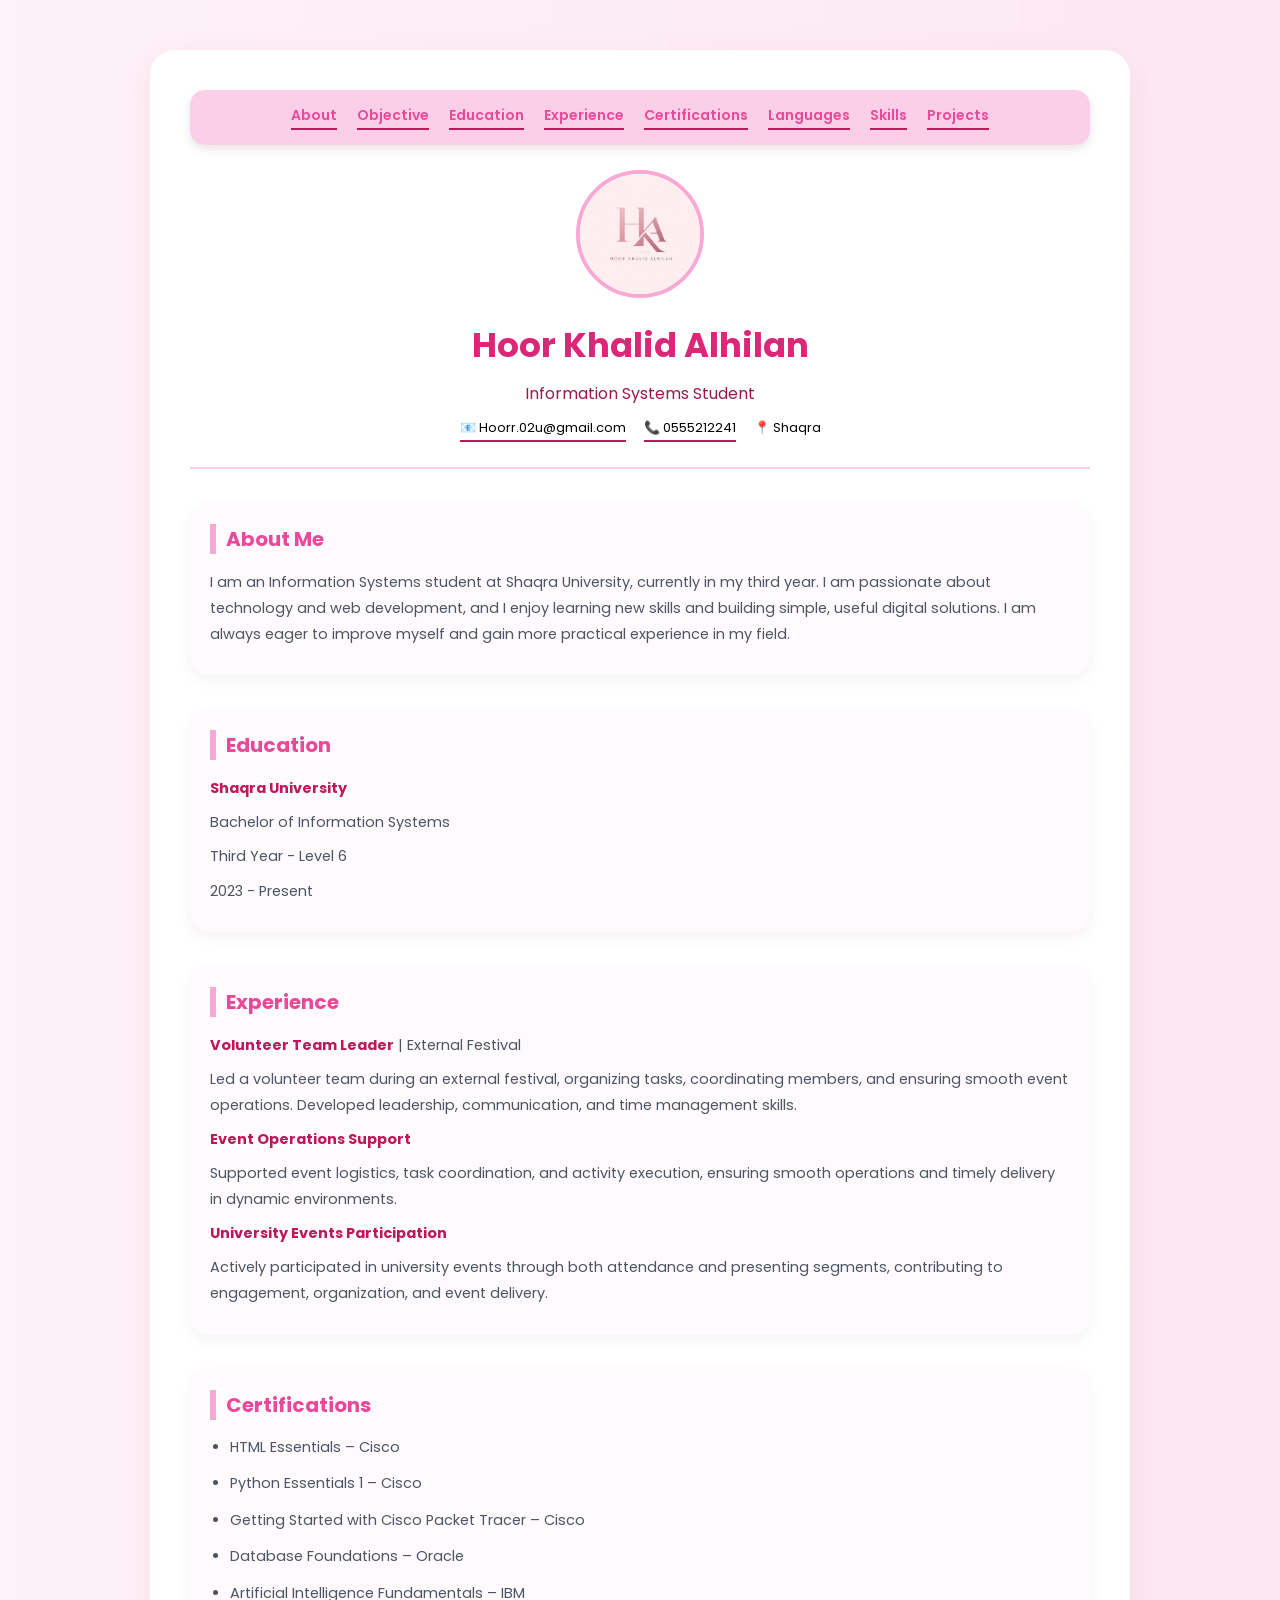
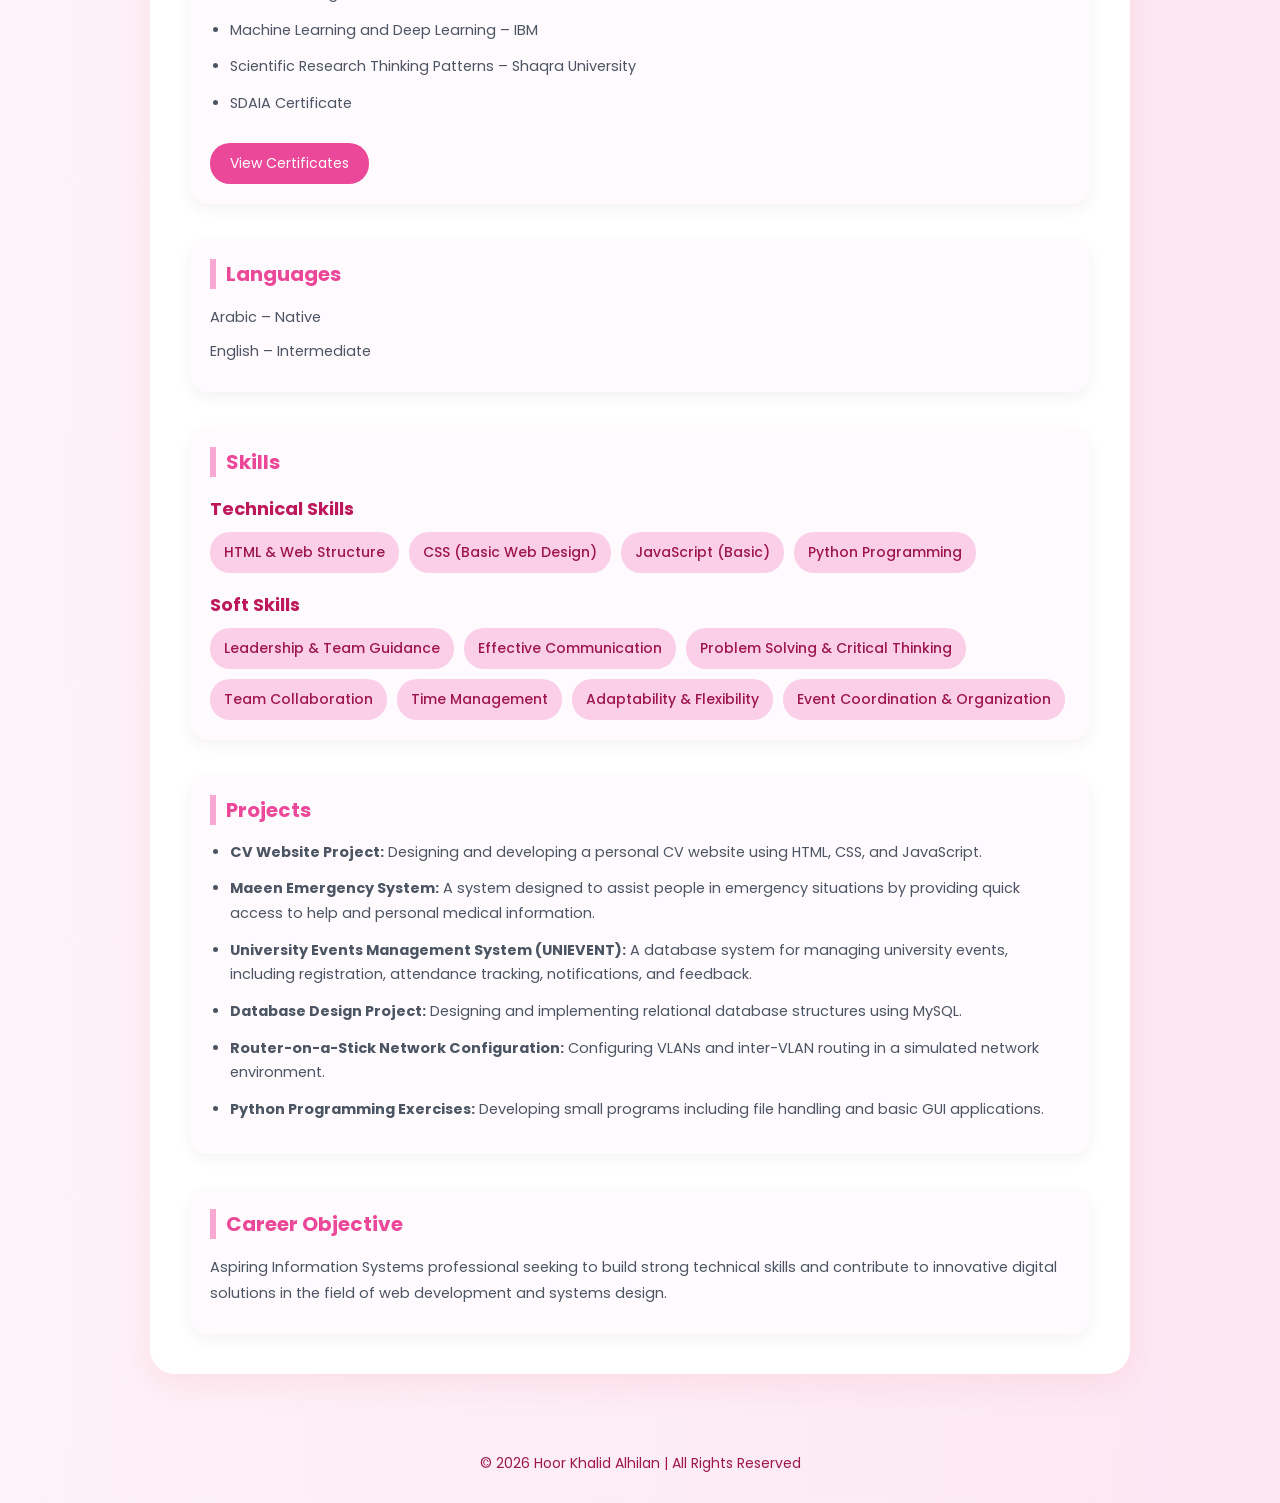
<file: index.html>
<!DOCTYPE html>
<html>
<head>
    <title>Hoor CV</title>
    <link href="https://fonts.googleapis.com/css2?family=Poppins:wght@300;400;600&display=swap" rel="stylesheet">
    <link rel="stylesheet" href="style.css">
</head>
<body>

<div class="container">

    <div class="navbar">
        <a href="#about">About</a>
        <a href="#objective">Objective</a>
        <a href="#education">Education</a>
        <a href="#experience">Experience</a>
        <a href="#certifications">Certifications</a>
        <a href="#languages">Languages</a>
        <a href="#skills">Skills</a>
        <a href="#projects">Projects</a>
    </div>

    <div class="header">
        <img src="profile.jpg" class="profile-img">
        <h1>Hoor Khalid Alhilan</h1>
        <p class="subtitle">Information Systems Student</p>

        <div class="contact-info">
            <a href="mailto:Hoorr.02u@gmail.com">📧 Hoorr.02u@gmail.com</a>
            <a href="tel:0555212241">📞 0555212241</a>
            <span>📍 Shaqra</span>
        </div>
    </div>

    <div class="content">

        <div class="section" id="about">
            <h2>About Me</h2>
            <p>
                I am an Information Systems student at Shaqra University, currently in my third year.
                I am passionate about technology and web development, and I enjoy learning new skills
                and building simple, useful digital solutions. I am always eager to improve myself
                and gain more practical experience in my field.
            </p>
        </div>


        <div class="section" id="education">
            <h2>Education</h2>
            <p><strong>Shaqra University</strong></p>
            <p>Bachelor of Information Systems</p>
            <p>Third Year - Level 6</p>
            <p>2023 - Present</p>
        </div>

        <div class="section" id="experience">
            <h2>Experience</h2>

            <p><strong>Volunteer Team Leader</strong> | External Festival</p>
            <p>
                Led a volunteer team during an external festival, organizing tasks, coordinating members,
                and ensuring smooth event operations. Developed leadership, communication, and time management skills.
            </p>

            <p><strong>Event Operations Support</strong></p>
            <p>
                Supported event logistics, task coordination, and activity execution,
                ensuring smooth operations and timely delivery in dynamic environments.
            </p>

            <p><strong>University Events Participation</strong></p>
            <p>
                Actively participated in university events through both attendance and presenting segments,
                contributing to engagement, organization, and event delivery.
            </p>
        </div>

       <div class="section" id="certifications">
           <h2>Certifications</h2>
    <ul>
        <li>HTML Essentials – Cisco</li>
        <li>Python Essentials 1 – Cisco</li>
        <li>Getting Started with Cisco Packet Tracer – Cisco</li>
        <li>Database Foundations – Oracle</li>
        <li>Artificial Intelligence Fundamentals – IBM</li>
        <li>Machine Learning and Deep Learning – IBM</li>
        <li>Scientific Research Thinking Patterns – Shaqra University</li>
        <li>SDAIA Certificate</li>
    </ul>

    <a href="certificates.html" class="cv-btn">View Certificates</a>
</div>

        <div class="section" id="languages">
            <h2>Languages</h2>
            <p>Arabic – Native</p>
            <p>English – Intermediate</p>
        </div>

        <div class="section" id="skills">
            <h2>Skills</h2>

            <h3 class="skills-title">Technical Skills</h3>
            <div class="skills-box">
                <span>HTML & Web Structure</span>
                <span>CSS (Basic Web Design)</span>
                <span>JavaScript (Basic)</span>
                <span>Python Programming</span>
            </div>

            <h3 class="skills-title">Soft Skills</h3>
            <div class="skills-box">
                <span>Leadership & Team Guidance</span>
                <span>Effective Communication</span>
                <span>Problem Solving & Critical Thinking</span>
                <span>Team Collaboration</span>
                <span>Time Management</span>
                <span>Adaptability & Flexibility</span>
                <span>Event Coordination & Organization</span>
            </div>
        </div>

        <div class="section" id="projects">
            <h2>Projects</h2>
            <ul>
                <li><strong>CV Website Project:</strong> Designing and developing a personal CV website using HTML, CSS, and JavaScript.</li>
                <li><strong>Maeen Emergency System:</strong> A system designed to assist people in emergency situations by providing quick access to help and personal medical information.</li>
                <li><strong>University Events Management System (UNIEVENT):</strong> A database system for managing university events, including registration, attendance tracking, notifications, and feedback.</li>
                <li><strong>Database Design Project:</strong> Designing and implementing relational database structures using MySQL.</li>
                <li><strong>Router-on-a-Stick Network Configuration:</strong> Configuring VLANs and inter-VLAN routing in a simulated network environment.</li>
                <li><strong>Python Programming Exercises:</strong> Developing small programs including file handling and basic GUI applications.</li>
            </ul>
        </div>

         <div class="section" id="objective">
            <h2>Career Objective</h2>
            <p>
                Aspiring Information Systems professional seeking to build strong technical skills
                and contribute to innovative digital solutions in the field of web development and systems design.
            </p>
        </div>

    </div>

</div>

<footer class="footer">
    <p>© 2026 Hoor Khalid Alhilan | All Rights Reserved</p>
</footer>

</body>
</html>
</file>
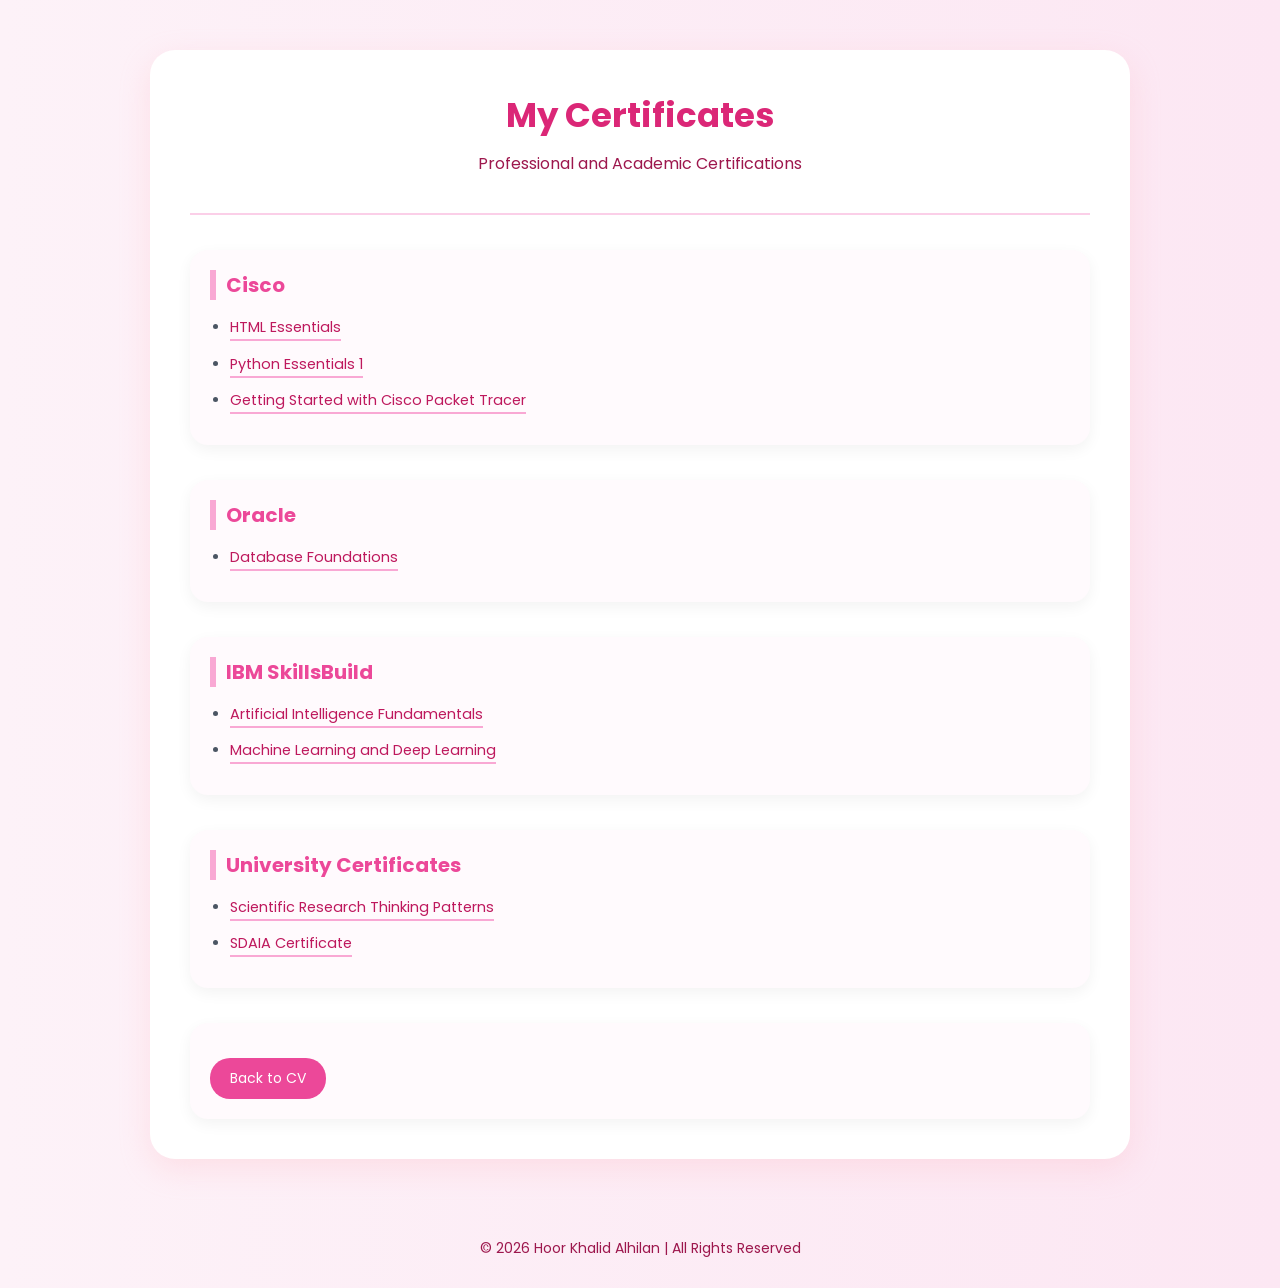
<file: certificates.html>
<!DOCTYPE html>
<html>
<head>
    <title>Certificates - Hoor</title>
    <link href="https://fonts.googleapis.com/css2?family=Poppins:wght@300;400;600&display=swap" rel="stylesheet">
    <link rel="stylesheet" href="style.css">
</head>
<body>

<div class="container">

    <div class="header">
        <h1>My Certificates</h1>
        <p class="subtitle">Professional and Academic Certifications</p>
    </div>

    <div class="content">

        <div class="section">
            <h2>Cisco</h2>
            <ul>
                <li><a href="cisco-html.pdf" target="_blank">HTML Essentials</a></li>
                <li><a href="cisco-python.pdf" target="_blank">Python Essentials 1</a></li>
                <li><a href="cisco-packet-tracer.pdf" target="_blank">Getting Started with Cisco Packet Tracer</a></li>
            </ul>
        </div>

        <div class="section">
            <h2>Oracle</h2>
            <ul>
                <li><a href="oracle-database.pdf" target="_blank">Database Foundations</a></li>
            </ul>
        </div>

        <div class="section">
            <h2>IBM SkillsBuild</h2>
            <ul>
                <li><a href="ibm-ai.pdf" target="_blank">Artificial Intelligence Fundamentals</a></li>
                <li><a href="ibm-ml.pdf" target="_blank">Machine Learning and Deep Learning</a></li>
            </ul>
        </div>

        <div class="section">
            <h2>University Certificates</h2>
            <ul>
                <li><a href="shaqra-research.pdf" target="_blank">Scientific Research Thinking Patterns</a></li>
                <li><a href="sdaia.pdf" target="_blank">SDAIA Certificate</a></li>
            </ul>
        </div>

        <div class="section">
            <a href="index.html" class="cv-btn">Back to CV</a>
        </div>

    </div>

</div>

<footer class="footer">
    <p>© 2026 Hoor Khalid Alhilan | All Rights Reserved</p>
</footer>

</body>
</html>
</file>
<file: style.css>
html {
    scroll-behavior: smooth;
}

body {
    margin: 0;
    padding: 0;
    font-family: 'Poppins', sans-serif;
    background: linear-gradient(to right, #fdf2f8, #fce7f3);
    color: #4b5563;
}

.container {
    width: 80%;
    max-width: 900px;
    margin: 50px auto;
    background-color: #ffffff;
    padding: 40px;
    border-radius: 25px;
    box-shadow: 0 10px 30px rgba(255, 182, 193, 0.3);
    transition: 0.3s;
}

.container:hover {
    transform: scale(1.01);
}

.navbar {
    display: flex;
    justify-content: center;
    flex-wrap: wrap;
    gap: 20px;
    background-color: #fbcfe8;
    padding: 15px;
    border-radius: 15px;
    margin-bottom: 25px;
    position: sticky;
    top: 0;
    z-index: 1000;
    box-shadow: 0 4px 10px rgba(0, 0, 0, 0.1);
}

.navbar a {
    color: #ec4899;
    font-weight: 600;
    font-size: 14px;
    text-decoration: none;
    border-bottom: 2px solid #be185d;
    padding-bottom: 2px;
}

.navbar a:hover {
    color: #be185d;
    border-bottom: 2px solid #db2777;
}

.navbar a:visited,
.navbar a:link {
    color: #ec4899;
}

.header {
    text-align: center;
    padding-bottom: 25px;
    border-bottom: 2px solid #fbcfe8;
}

.header h1 {
    margin: 0;
    font-size: 34px;
    color: #db2777;
}

.subtitle {
    font-size: 16px;
    color: #9d174d;
    margin-top: 10px;
    margin-bottom: 12px;
}

.profile-img {
    width: 120px;
    height: 120px;
    border-radius: 50%;
    object-fit: cover;
    border: 4px solid #f9a8d4;
    margin-bottom: 15px;
}

.contact-info {
    margin-top: 10px;
    display: flex;
    justify-content: center;
    flex-wrap: wrap;
    gap: 18px;
    font-size: 13px;
}

.contact-info a {
    color: black;
    text-decoration: none;
    border-bottom: 2px solid #be185d;
    padding-bottom: 2px;
}

.contact-info a:hover {
    border-bottom: 2px solid #db2777;
}

.contact-info span {
    color: black;
}

.content {
    display: block;
}

.section {
    margin-top: 35px;
    padding: 20px;
    border-radius: 18px;
    background-color: #fffafd;
    box-shadow: 0 5px 15px rgba(0, 0, 0, 0.05);
    opacity: 0;
    transform: translateY(20px);
    animation: fadeUp 0.8s ease forwards;
    transition: 0.3s;
}

.section:hover {
    transform: translateY(-5px);
}

@keyframes fadeUp {
    to {
        opacity: 1;
        transform: translateY(0);
    }
}

.section h2 {
    font-size: 20px;
    color: #ec4899;
    margin-top: 0;
    margin-bottom: 15px;
    border-left: 6px solid #f9a8d4;
    padding-left: 10px;
}

.section p {
    line-height: 1.8;
    font-size: 14.5px;
    margin: 8px 0;
}

.section p strong {
    color: #be185d;
}

.section ul {
    padding-left: 20px;
    margin: 0;
}

.section li {
    margin-bottom: 12px;
    line-height: 1.7;
    font-size: 14.5px;
}

.skills-title {
    color: #be185d;
    font-size: 18px;
    margin-top: 18px;
    margin-bottom: 10px;
}

.skills-box {
    display: flex;
    flex-wrap: wrap;
    gap: 10px;
}

.skills-box span {
    background-color: #fbcfe8;
    color: #9d174d;
    padding: 10px 14px;
    border-radius: 20px;
    font-size: 14px;
    font-weight: 500;
    display: inline-block;
    transition: 0.3s;
}

.skills-box span:hover {
    background-color: #ec4899;
    color: white;
}

.footer {
    text-align: center;
    margin-top: 30px;
    padding: 15px;
    font-size: 14px;
    color: #9d174d;
}

.cv-btn {
    display: inline-block;
    margin-top: 15px;
    padding: 10px 20px;
    background-color: #ec4899;
    color: white;
    text-decoration: none;
    border-radius: 20px;
    font-size: 14px;
    transition: 0.3s;
}

.cv-btn:hover {
    background-color: #be185d;
}

.section ul a {
    color: #be185d;
    text-decoration: none;
    border-bottom: 2px solid #f9a8d4;
    padding-bottom: 2px;
}

.section ul a:hover {
    color: #db2777;
    border-bottom: 2px solid #db2777;
}
</file>
